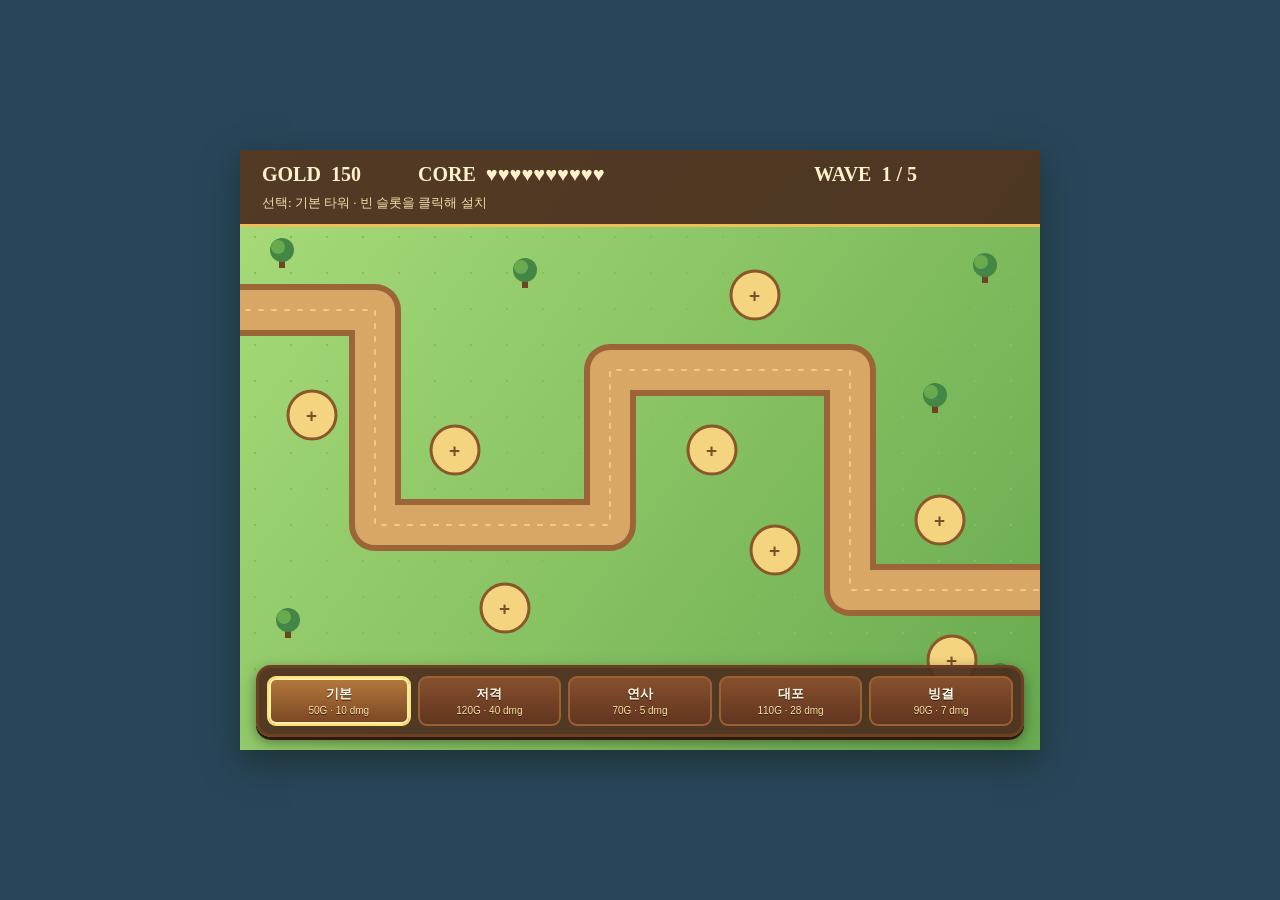
<file: 20260923_towerdefense/index.html>
<!doctype html>
<html lang="ko">
<head>
<meta charset="UTF-8"><meta name="viewport" content="width=device-width,initial-scale=1.0"><title>Neon Bastion</title>
<style>
*{box-sizing:border-box}html,body{width:100%;height:100%;margin:0;min-width:800px;min-height:600px}body{display:grid;place-items:center;overflow:auto;background:#28465a;font-family:"Malgun Gothic",Arial,sans-serif}#gameBox{position:relative;width:800px;height:600px;flex:none;overflow:hidden;background:#8ecb63;box-shadow:0 12px 32px #15211388}canvas{display:block;width:800px;height:600px;cursor:crosshair}#towerBar{position:absolute;z-index:2;left:16px;right:16px;bottom:13px;display:flex;gap:7px;padding:8px;border:3px solid #6f3f22;border-radius:15px;background:#4c2c1de8;box-shadow:0 3px 0 #2f1a12,0 5px 13px #26371c99}.towerButton{flex:1;min-width:0;padding:7px 5px;border:2px solid #9b6034;border-radius:9px;background:linear-gradient(#86502d,#61351f);color:#fff6dd;cursor:pointer;font:12px "Malgun Gothic",Arial;transition:.12s;text-shadow:0 1px #321b10}.towerButton:hover{transform:translateY(-2px);background:linear-gradient(#a86a39,#714025)}.towerButton.selected{border-color:#ffe17a;background:linear-gradient(#b57a3e,#794522);box-shadow:inset 0 0 0 2px #fff1a7}.towerButton b{display:block;color:#fffbe9;font-size:13px}.towerButton small{color:#ffe2a4}#message{position:absolute;z-index:3;inset:0;display:none;place-items:center;text-align:center;background:#172516cc;color:#fff7df}#messageTitle{font-size:38px;font-weight:800;text-shadow:0 3px #55301c}#message p{margin:10px 0 22px;color:#f6deb3;font-size:17px}#restart{border:2px solid #7c4122;border-radius:9px;padding:12px 24px;background:#f1bc52;color:#502916;font:bold 15px "Malgun Gothic";cursor:pointer;box-shadow:0 3px #6a351d}
</style></head>
<body><main id="gameBox"><canvas id="game" width="800" height="600" aria-label="타워 디펜스 게임"></canvas><section id="towerBar" aria-label="설치할 타워 선택"></section><div id="message"><div><div id="messageTitle"></div><p id="messageText"></p><button id="restart">다시 하기</button></div></div></main>
<script>
const canvas=document.querySelector('#game'),ctx=canvas.getContext('2d'),towerBar=document.querySelector('#towerBar'),message=document.querySelector('#message'),messageTitle=document.querySelector('#messageTitle'),messageText=document.querySelector('#messageText');
// 팝업처럼 크기 조절이 허용된 창에서는 게임을 실행할 때 창 크기도 800 × 600으로 맞춥니다.
// 일반 브라우저 탭과 인앱 브라우저는 보안 정책에 따라 이 요청을 무시할 수 있습니다.
window.addEventListener('load',()=>window.resizeTo(800,600));
// 새 타워도 이 목록에 사양을 추가하면 바로 선택 버튼과 게임에 반영됩니다.
const types=[
 {id:'basic',name:'기본',damage:10,range:100,interval:1,price:50,color:'#63d8ff'},
 {id:'sniper',name:'저격',damage:40,range:220,interval:2.5,price:120,color:'#d3a6ff'},
 {id:'rapid',name:'연사',damage:5,range:85,interval:.3,price:70,color:'#83f2af'},
 {id:'cannon',name:'대포',damage:28,range:130,interval:1.8,price:110,splash:46,color:'#ffb56b'},
 {id:'frost',name:'빙결',damage:7,range:115,interval:1.2,price:90,slow:true,color:'#86e6ff'}
];
const path=[{x:-20,y:160},{x:135,y:160},{x:135,y:375},{x:370,y:375},{x:370,y:220},{x:610,y:220},{x:610,y:440},{x:820,y:440}],
// 가장 짧은 사거리(연사 타워 85) 안에 경로가 들어오도록 모든 설치 칸을 배치했습니다.
spots=[{x:72,y:265},{x:215,y:300},{x:265,y:458},{x:472,y:300},{x:515,y:145},{x:700,y:370},{x:535,y:400},{x:712,y:510}];
let gold,health,wave,enemies,towers,selected,over,spawnLeft,spawnTimer,nextWave,lastTime;
function buttons(){types.forEach(type=>{let b=document.createElement('button');b.className='towerButton';b.dataset.id=type.id;b.innerHTML=`<b>${type.name}</b><small>${type.price}G · ${type.damage} dmg</small>`;b.onclick=()=>{selected=type.id;paintButtons()};towerBar.append(b)})}
function paintButtons(){document.querySelectorAll('.towerButton').forEach(b=>b.classList.toggle('selected',b.dataset.id===selected))}
function reset(){gold=150;health=10;wave=0;enemies=[];towers=[];selected='basic';over=false;spawnLeft=0;spawnTimer=0;nextWave=1.2;lastTime=0;message.style.display='none';paintButtons()}
function startWave(){wave++;spawnLeft=5+wave*2;spawnTimer=0}function makeEnemy(){let hp=28+wave*10;enemies.push({x:path[0].x,y:path[0].y,hp,maxHp:hp,speed:42+wave*3,point:1,reward:12+wave*2,slow:0})}
function finish(win){over=true;messageTitle.textContent=win?'VICTORY':'SYSTEM FAILURE';messageText.textContent=win?'다섯 웨이브를 모두 방어했습니다.':'성문 내구도가 모두 소진되었습니다.';message.style.display='grid'}
function enemiesMove(dt){for(let i=enemies.length-1;i>=0;i--){let e=enemies[i],p=path[e.point],dx=p.x-e.x,dy=p.y-e.y,d=Math.hypot(dx,dy),s=e.speed*(e.slow>0?.5:1);e.slow=Math.max(0,e.slow-dt);if(d<=s*dt){e.x=p.x;e.y=p.y;e.point++;if(e.point===path.length){enemies.splice(i,1);if(--health<=0)finish(false)}}else{e.x+=dx/d*s*dt;e.y+=dy/d*s*dt}}}
function hit(target,tower){let t=tower.type;target.hp-=t.damage;if(t.slow)target.slow=1.1;if(t.splash)enemies.forEach(e=>{if(e!==target&&Math.hypot(e.x-target.x,e.y-target.y)<t.splash)e.hp-=t.damage});tower.flash={x:target.x,y:target.y,time:.09}}
function towersFire(dt){towers.forEach(t=>{t.cooldown-=dt;if(t.flash&&(t.flash.time-=dt)<=0)t.flash=null;if(t.cooldown>0)return;let target=null;enemies.forEach(e=>{if(Math.hypot(e.x-t.x,e.y-t.y)<t.type.range&&(!target||e.point>target.point))target=e});if(target){hit(target,t);t.cooldown=t.type.interval}});for(let i=enemies.length-1;i>=0;i--)if(enemies[i].hp<=0){gold+=enemies[i].reward;enemies.splice(i,1)}}
function update(dt){if(over)return;if(spawnLeft===0&&enemies.length===0){nextWave-=dt;if(nextWave<=0){if(wave===5)return finish(true);startWave();nextWave=1.8}}if(spawnLeft>0&&(spawnTimer-=dt)<=0){makeEnemy();spawnLeft--;spawnTimer=1.18}enemiesMove(dt);towersFire(dt)}
function drawPath(){ctx.lineCap='round';ctx.lineJoin='round';ctx.strokeStyle='#9b6538';ctx.lineWidth=52;ctx.beginPath();ctx.moveTo(path[0].x,path[0].y);path.slice(1).forEach(p=>ctx.lineTo(p.x,p.y));ctx.stroke();ctx.strokeStyle='#d9a765';ctx.lineWidth=40;ctx.stroke();ctx.strokeStyle='#f0ca83';ctx.lineWidth=2;ctx.setLineDash([4,9]);ctx.stroke();ctx.setLineDash([])}
function tree(x,y){ctx.fillStyle='#704323';ctx.fillRect(x-3,y,6,13);ctx.fillStyle='#438646';ctx.beginPath();ctx.arc(x,y-5,12,0,7);ctx.fill();ctx.fillStyle='#68aa4d';ctx.beginPath();ctx.arc(x-4,y-8,7,0,7);ctx.fill()}
function draw(){let g=ctx.createLinearGradient(0,0,800,600);g.addColorStop(0,'#a9dc79');g.addColorStop(1,'#68aa4f');ctx.fillStyle=g;ctx.fillRect(0,0,800,600);ctx.fillStyle='#82bf5d';for(let x=14;x<800;x+=36)for(let y=86;y<530;y+=36)ctx.fillRect(x,y,2,2);tree(42,105);tree(285,125);tree(745,120);tree(695,250);tree(48,475);tree(760,530);drawPath();ctx.fillStyle='#4a2a1de8';ctx.fillRect(0,0,800,76);ctx.fillStyle='#f1bd57';ctx.fillRect(0,74,800,3);ctx.font='bold 20px Malgun Gothic';ctx.fillStyle='#fff2cb';ctx.fillText(`GOLD  ${gold}`,22,31);ctx.fillText(`CORE  ${'♥'.repeat(Math.max(0,health))}`,178,31);ctx.fillText(`WAVE  ${wave} / 5`,574,31);ctx.font='13px Malgun Gothic';ctx.fillStyle='#f3dba8';ctx.fillText(`선택: ${types.find(t=>t.id===selected).name} 타워 · 빈 슬롯을 클릭해 설치`,22,57);spots.forEach(s=>{if(towers.some(t=>t.x===s.x&&t.y===s.y))return;ctx.fillStyle='#f4d47e';ctx.beginPath();ctx.arc(s.x,s.y,24,0,7);ctx.fill();ctx.strokeStyle='#8a572b';ctx.lineWidth=3;ctx.stroke();ctx.fillStyle='#79502a';ctx.font='bold 19px Arial';ctx.fillText('+',s.x-6,s.y+7)});towers.forEach(t=>{ctx.fillStyle='#754426';ctx.beginPath();ctx.arc(t.x,t.y,22,0,7);ctx.fill();ctx.strokeStyle='#f6d77a';ctx.lineWidth=3;ctx.beginPath();ctx.arc(t.x,t.y,18,0,7);ctx.stroke();ctx.fillStyle=t.type.color;ctx.beginPath();ctx.arc(t.x,t.y,8,0,7);ctx.fill();if(t.flash){ctx.strokeStyle=t.type.color;ctx.lineWidth=3;ctx.beginPath();ctx.moveTo(t.x,t.y);ctx.lineTo(t.flash.x,t.flash.y);ctx.stroke()}});enemies.forEach(e=>{ctx.fillStyle=e.slow>0?'#bdeeff':'#d55346';ctx.beginPath();ctx.arc(e.x,e.y,12,0,7);ctx.fill();ctx.fillStyle='#542b24';ctx.fillRect(e.x-14,e.y-21,28,4);ctx.fillStyle='#85da58';ctx.fillRect(e.x-14,e.y-21,28*Math.max(0,e.hp)/e.maxHp,4)})}
canvas.onclick=e=>{if(over)return;let r=canvas.getBoundingClientRect(),x=(e.clientX-r.left)*800/r.width,y=(e.clientY-r.top)*600/r.height,s=spots.find(s=>Math.hypot(x-s.x,y-s.y)<27&&!towers.some(t=>t.x===s.x&&t.y===s.y)),type=types.find(t=>t.id===selected);if(s&&gold>=type.price){gold-=type.price;towers.push({x:s.x,y:s.y,type,cooldown:0,flash:null})}};
document.querySelector('#restart').onclick=reset;function loop(now){let dt=Math.min((now-lastTime)/1000||0,.05);lastTime=now;update(dt);draw();requestAnimationFrame(loop)}buttons();reset();requestAnimationFrame(loop);
</script></body></html>
</file>
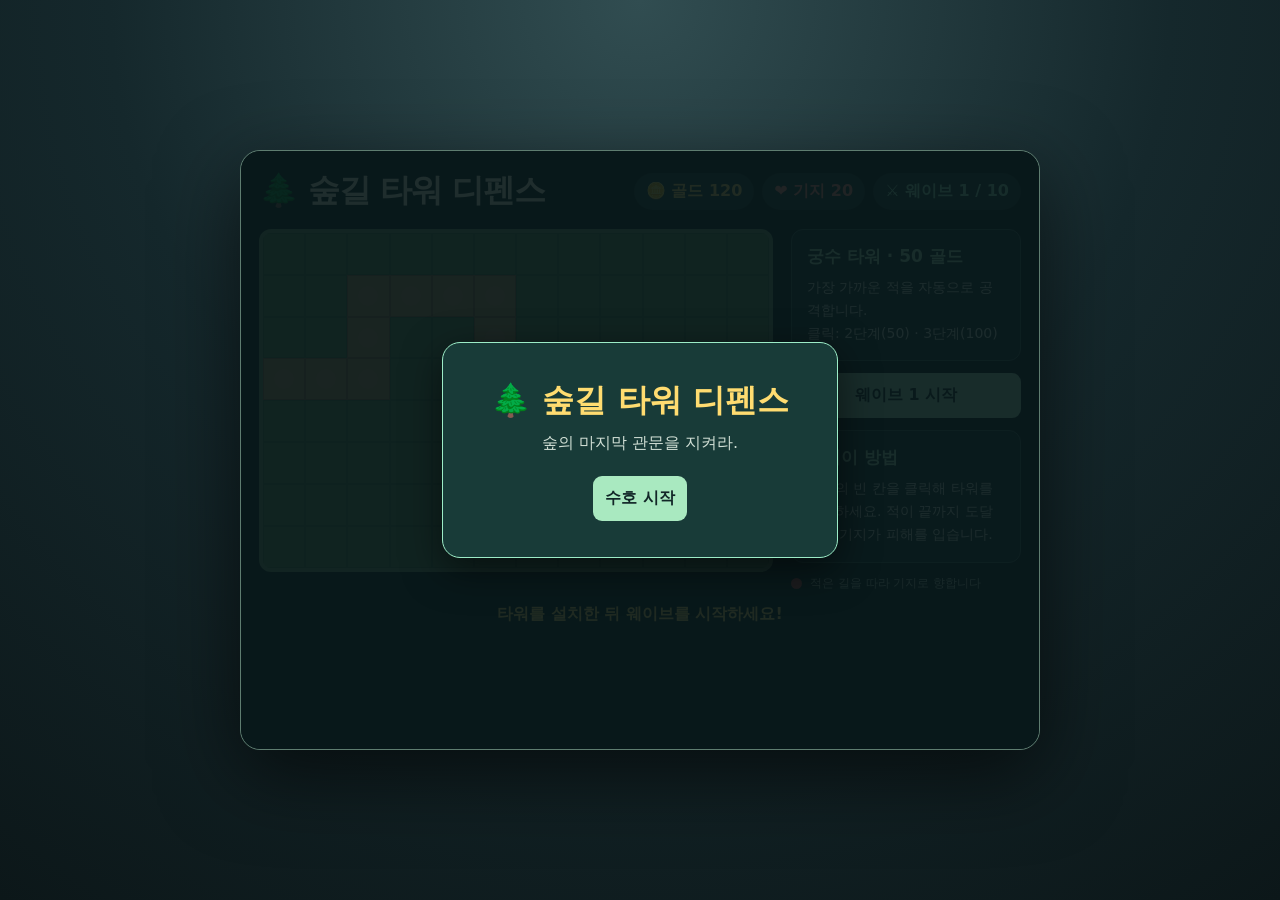
<file: 20260930_towerdefense/index.html>
<!doctype html>
<html lang="ko">
<head>
  <meta charset="UTF-8" />
  <meta name="viewport" content="width=device-width, initial-scale=1.0" />
  <title>숲길 타워 디펜스</title>
  <style>
    :root { color-scheme: dark; }
    * { box-sizing: border-box; }
    body {
      margin: 0; min-height: 100vh; display: grid; place-items: center;
      font-family: "Malgun Gothic", system-ui, sans-serif; color: #f7f3df;
      background: radial-gradient(circle at 50% 0%, #314d51 0%, #15282c 48%, #0c1719 100%);
    }
    .game {
      position: relative; width: 800px; height: 600px; padding: 18px; border: 1px solid #5e7d70; border-radius: 20px;
      background: rgba(10, 27, 29, .9); box-shadow: 0 24px 80px #0009;
    }
    .game.shake { animation: shake .32s linear; }
    @keyframes shake { 0%,100% { transform: translateX(0); } 25% { transform: translateX(-7px); } 75% { transform: translateX(7px); } }
    header { display: flex; justify-content: space-between; align-items: center; gap: 15px; margin-bottom: 16px; }
    h1 { margin: 0; font-size: clamp(22px, 4vw, 32px); letter-spacing: -1px; }
    .stats { display: flex; flex-wrap: wrap; gap: 8px; justify-content: end; }
    .stat { padding: 8px 12px; border-radius: 999px; background: #203b39; font-weight: 700; white-space: nowrap; }
    .gold { color: #ffdc70; } .health { color: #ff8c85; } .wave { color: #9cecc7; }
    .health.damage { color: #ff3f3f; background: #64252a; animation: healthFlash .4s ease-out; }
    @keyframes healthFlash { 50% { transform: scale(1.12); } }
    .layout { display: grid; grid-template-columns: minmax(0, 1fr) 230px; gap: 18px; }
    #board {
      position: relative; display: grid; grid-template-columns: repeat(12, 1fr); aspect-ratio: 12 / 8;
      overflow: hidden; border: 4px solid #6c986e; border-radius: 12px; background: #5b9159;
    }
    .cell { position: relative; border: 1px solid #4a7e4d; cursor: pointer; transition: filter .16s, background .16s; }
    .cell:not(.path):not(.tower):hover { filter: brightness(1.2); background: #75aa62; }
    .path { background: #b99566; border-color: #97754f; cursor: not-allowed; }
    .path::after { content: ""; position: absolute; inset: 25%; border-radius: 50%; background: #cba97b; opacity: .45; }
    .tower { cursor: default; }
    .tower::before {
      content: "▲"; position: absolute; z-index: 1; left: 50%; top: 50%; transform: translate(-50%, -58%);
      color: #e9f5ec; font-size: clamp(16px, 3vw, 28px); text-shadow: 0 2px 0 #1a3b3c;
    }
    .tower::after { content: ""; position: absolute; inset: 28%; border-radius: 50%; background: #254c58; border: 3px solid #8bc5bd; }
    .tower[data-level="2"]::before { content: "▲▲"; font-size: 18px; }
    .tower[data-level="3"]::before { content: "▲▲▲"; font-size: 14px; }
    .enemy {
      position: absolute; z-index: 5; width: 5.5%; aspect-ratio: 1; transform: translate(-50%, -50%);
      border-radius: 50%; border: 2px solid #6a2024; background: radial-gradient(circle at 35% 30%, #ffb071 0 12%, #d24b48 14% 62%, #7f282d 64%);
      box-shadow: 0 3px 5px #0007; transition: left .075s linear, top .075s linear;
    }
    .enemy.boss { background: radial-gradient(circle at 35% 30%, #f3cc99 0 11%, #8e5bcb 13% 62%, #4d2874 64%); border-color: #362052; }
    .enemy .bar { position: absolute; top: -7px; left: -2px; width: calc(100% + 4px); height: 4px; overflow: hidden; border-radius: 5px; background: #3a2525; }
    .enemy .bar > i { display: block; height: 100%; background: #8dff8c; }
    .bullet { position: absolute; z-index: 4; width: 8px; height: 8px; border-radius: 50%; background: #fff0a0; box-shadow: 0 0 8px #ffe881; pointer-events: none; }
    .gold-gain { position: absolute; z-index: 6; color: #ffdf69; font-weight: 900; text-shadow: 0 2px 3px #261c10; pointer-events: none; transform: translate(-50%, -50%); animation: goldGain .8s ease-out forwards; }
    @keyframes goldGain { to { transform: translate(-50%, -35px); opacity: 0; } }
    aside { display: flex; flex-direction: column; gap: 12px; }
    .panel { padding: 15px; border: 1px solid #41655e; border-radius: 12px; background: #183132; }
    .panel h2 { margin: 0 0 8px; font-size: 17px; color: #a9e9c0; }
    .panel p { margin: 0; font-size: 14px; line-height: 1.65; color: #d1dfd5; }
    button { border: 0; border-radius: 9px; padding: 12px; color: #122627; background: #a9e9c0; font: inherit; font-weight: 800; cursor: pointer; transition: transform .15s, filter .15s; }
    button:hover { transform: translateY(-1px); filter: brightness(1.08); }
    button:disabled { cursor: not-allowed; filter: grayscale(1); opacity: .55; transform: none; }
    #message { min-height: 24px; margin: 12px 3px 0; color: #ffdc70; font-weight: 700; text-align: center; }
    .legend { display: flex; gap: 8px; align-items: center; margin-top: auto; font-size: 12px; color: #abc0b0; }
    .dot { width: 11px; height: 11px; display: inline-block; border-radius: 50%; background: #d24b48; }
    .screen {
      position: absolute; inset: 0; z-index: 10; display: none; place-items: center; text-align: center;
      background: rgba(8, 24, 26, .9); border-radius: 20px;
    }
    .screen.show { display: grid; }
    .screen .card { padding: 36px 48px; border: 1px solid #9cecc7; border-radius: 18px; background: #183b38; box-shadow: 0 12px 38px #0008; }
    .screen h2 { margin: 0 0 10px; font-size: 32px; color: #ffdc70; }
    .screen p { margin: 0 0 22px; color: #d1dfd5; }
    .stars { margin: -10px 0 20px; color: #ffdc70; font-size: 28px; letter-spacing: 3px; }
  </style>
</head>
<body>
  <main class="game">
    <header>
      <h1>🌲 숲길 타워 디펜스</h1>
      <div class="stats">
        <span class="stat gold">🪙 골드 <b id="gold">120</b></span>
        <span class="stat health">❤ 기지 <b id="health">20</b></span>
        <span class="stat wave">⚔ <b id="wave">웨이브 1 / 10</b></span>
      </div>
    </header>
    <section class="layout">
      <div id="board" aria-label="게임 보드"></div>
      <aside>
        <div class="panel"><h2>궁수 타워 · 50 골드</h2><p>가장 가까운 적을 자동으로 공격합니다.<br>클릭: 2단계(50) · 3단계(100)</p></div>
        <button id="startBtn">웨이브 1 시작</button>
        <div class="panel"><h2>플레이 방법</h2><p>잔디의 빈 칸을 클릭해 타워를 설치하세요. 적이 끝까지 도달하면 기지가 피해를 입습니다.</p></div>
        <div class="legend"><span class="dot"></span> 적은 길을 따라 기지로 향합니다</div>
      </aside>
    </section>
    <div id="message">타워를 설치한 뒤 웨이브를 시작하세요!</div>
    <section id="startScreen" class="screen show">
      <div class="card"><h2>🌲 숲길 타워 디펜스</h2><p>숲의 마지막 관문을 지켜라.</p><button id="beginBtn">수호 시작</button></div>
    </section>
    <section id="endScreen" class="screen" aria-live="polite">
      <div class="card"><h2 id="endTitle"></h2><p id="endCopy"></p><div id="stars" class="stars"></div><button id="restartBtn">새 게임 시작</button></div>
    </section>
  </main>
  <script>
    const COLS = 12, ROWS = 8, MAX_WAVE = 10, TOWER_COST = 50, TOWER_RANGE = 2.25;
    const TOWER_DAMAGE = [0, 12, 24, 42], UPGRADE_COST = [0, 50, 100], WAVE_BONUS = 20;
    const path = [[0,3],[1,3],[2,3],[2,2],[2,1],[3,1],[4,1],[5,1],[5,2],[5,3],[6,3],[7,3],[8,3],[8,4],[8,5],[9,5],[10,5],[11,5]];
    const pathSet = new Set(path.map(([x,y]) => `${x},${y}`));
    const board = document.querySelector('#board'), goldEl = document.querySelector('#gold'), healthEl = document.querySelector('#health'), waveEl = document.querySelector('#wave'), startBtn = document.querySelector('#startBtn'), message = document.querySelector('#message'), startScreen = document.querySelector('#startScreen'), endScreen = document.querySelector('#endScreen'), beginBtn = document.querySelector('#beginBtn'), restartBtn = document.querySelector('#restartBtn'), endTitle = document.querySelector('#endTitle'), endCopy = document.querySelector('#endCopy'), stars = document.querySelector('#stars'), game = document.querySelector('.game'), healthBox = healthEl.closest('.health');
    let gold = 120, health = 20, wave = 1, running = false, towers = [], enemies = [], bullets = [], spawnTimer, lastTime = 0;

    for (let y = 0; y < ROWS; y++) for (let x = 0; x < COLS; x++) {
      const cell = document.createElement('div'); cell.className = 'cell' + (pathSet.has(`${x},${y}`) ? ' path' : ''); cell.dataset.x = x; cell.dataset.y = y;
      cell.addEventListener('click', () => placeTower(x, y, cell));
      cell.addEventListener('contextmenu', event => { event.preventDefault(); sellTower(x, y, cell); });
      board.append(cell);
    }
    function updateStats() { goldEl.textContent = gold; healthEl.textContent = health; waveEl.textContent = `웨이브 ${wave} / ${MAX_WAVE}`; }
    function placeTower(x, y, cell) {
      if (cell.classList.contains('tower')) { upgradeTower(x, y, cell); return; }
      if (running || cell.classList.contains('path')) return;
      if (gold < TOWER_COST) { message.textContent = '골드가 부족합니다'; return; }
      gold -= TOWER_COST; towers.push({ x, y, level: 1, damage: TOWER_DAMAGE[1], cooldown: 0 }); cell.classList.add('tower'); cell.dataset.level = 1; updateStats(); message.textContent = '궁수 타워를 설치했습니다.';
    }
    function upgradeTower(x, y, cell) {
      const tower = towers.find(item => item.x === x && item.y === y);
      if (!tower) return;
      if (tower.level === 3) { message.textContent = '이미 최고 단계 타워입니다.'; return; }
      const cost = UPGRADE_COST[tower.level];
      if (gold < cost) { message.textContent = '골드가 부족합니다'; return; }
      gold -= cost; tower.level++; tower.damage = TOWER_DAMAGE[tower.level]; cell.dataset.level = tower.level;
      updateStats(); message.textContent = `타워를 ${tower.level}단계로 업그레이드했습니다.`;
    }
    function sellTower(x, y, cell) {
      const towerIndex = towers.findIndex(tower => tower.x === x && tower.y === y);
      if (towerIndex === -1) return;
      towers.splice(towerIndex, 1); cell.classList.remove('tower'); gold += TOWER_COST / 2;
      updateStats(); message.textContent = '타워를 판매해 25골드를 얻었습니다.';
    }
    function spawnEnemy(index, total) {
      const boss = index === total - 1 && (wave === 5 || wave === 10);
      const maxHp = boss ? 550 + wave * 100 : 45 + wave * 12;
      const el = document.createElement('div'); el.className = 'enemy' + (boss ? ' boss' : ''); el.innerHTML = '<span class="bar"><i></i></span>'; board.append(el);
      enemies.push({ el, hp: maxHp, maxHp, progress: 0, speed: boss ? .52 : .75 + wave * .035, reward: boss ? 45 : 12 + wave * 2, boss });
    }
    function startWave() {
      if (running || health <= 0) return;
      running = true; startBtn.disabled = true; const count = 5 + wave * 2, gap = Math.max(340, 700 - wave * 20); let spawned = 0;
      message.textContent = `웨이브 ${wave}: 적 ${count}마리가 접근합니다!`;
      spawnTimer = setInterval(() => { spawnEnemy(spawned, count); if (++spawned >= count) { clearInterval(spawnTimer); spawnTimer = null; } }, gap);
      spawnEnemy(spawned++, count);
    }
    function cellPosition(x, y) { return { x: (x + .5) / COLS * 100, y: (y + .5) / ROWS * 100 }; }
    function shoot(tower, target) {
      const origin = cellPosition(tower.x, tower.y), el = document.createElement('i'); el.className = 'bullet'; board.append(el);
      bullets.push({ el, x: origin.x, y: origin.y, target, damage: tower.damage });
    }
    function endGame(win) {
      running = false; clearInterval(spawnTimer); spawnTimer = null; startBtn.disabled = false;
      if (win) { gold += WAVE_BONUS + wave * 5; updateStats(); }
      if (win && wave === MAX_WAVE) { startBtn.disabled = true; showEndScreen(true); }
      else if (win) { wave++; updateStats(); startBtn.textContent = `웨이브 ${wave} 시작`; message.textContent = `웨이브를 막았습니다! 보너스 골드를 받았습니다.`; }
      else { startBtn.disabled = true; showEndScreen(false); }
    }
    function showEndScreen(won) {
      const starCount = health >= 14 ? 3 : health >= 7 ? 2 : 1;
      endTitle.textContent = won ? '🏆 승리!' : '💀 패배';
      endCopy.textContent = won ? '숲의 관문은 지켜졌습니다.' : '기지가 무너져 숲길이 어둠에 잠겼습니다.';
      stars.textContent = '★'.repeat(starCount) + '☆'.repeat(3 - starCount); endScreen.classList.add('show');
    }
    function showGoldGain(x, y, amount) {
      const popup = document.createElement('span'); popup.className = 'gold-gain'; popup.textContent = `+${amount}`; popup.style.left = x + '%'; popup.style.top = y + '%'; board.append(popup);
      popup.addEventListener('animationend', () => popup.remove());
    }
    function damageBase(amount) {
      health = Math.max(0, health - amount); updateStats(); game.classList.remove('shake'); healthBox.classList.remove('damage');
      requestAnimationFrame(() => { game.classList.add('shake'); healthBox.classList.add('damage'); });
      setTimeout(() => { game.classList.remove('shake'); healthBox.classList.remove('damage'); }, 400);
    }
    function resetGame() { location.reload(); }
    function loop(time) {
      const dt = Math.min((time - lastTime) / 1000, .05); lastTime = time;
      enemies.slice().forEach(enemy => {
        enemy.progress += enemy.speed * dt; const segment = Math.floor(enemy.progress), fraction = enemy.progress - segment;
        if (segment >= path.length - 1) { enemy.el.remove(); enemies.splice(enemies.indexOf(enemy), 1); damageBase(enemy.boss ? 4 : 1); if (health <= 0 && running) endGame(false); return; }
        const a = path[segment], b = path[segment + 1], pos = cellPosition(a[0] + (b[0] - a[0]) * fraction, a[1] + (b[1] - a[1]) * fraction);
        enemy.x = pos.x; enemy.y = pos.y; enemy.el.style.left = pos.x + '%'; enemy.el.style.top = pos.y + '%'; enemy.el.querySelector('i').style.width = Math.max(0, enemy.hp / enemy.maxHp * 100) + '%';
      });
      if (running) towers.forEach(tower => {
        tower.cooldown -= dt; if (tower.cooldown > 0) return;
        const origin = cellPosition(tower.x, tower.y); const targets = enemies.filter(e => Math.hypot(e.x - origin.x, e.y - origin.y) < TOWER_RANGE / COLS * 100 * 1.45);
        if (targets.length) { targets.sort((a,b) => b.progress - a.progress); shoot(tower, targets[0]); tower.cooldown = .65; }
      });
      bullets.slice().forEach(bullet => {
        if (!enemies.includes(bullet.target)) { bullet.el.remove(); bullets.splice(bullets.indexOf(bullet), 1); return; }
        bullet.x += (bullet.target.x - bullet.x) * Math.min(1, dt * 13); bullet.y += (bullet.target.y - bullet.y) * Math.min(1, dt * 13);
        bullet.el.style.left = bullet.x + '%'; bullet.el.style.top = bullet.y + '%';
        if (Math.hypot(bullet.target.x - bullet.x, bullet.target.y - bullet.y) < 1.2) {
          bullet.target.hp -= bullet.damage; bullet.el.remove(); bullets.splice(bullets.indexOf(bullet), 1);
          if (bullet.target.hp <= 0) { const e = bullet.target; showGoldGain(e.x, e.y, e.reward); e.el.remove(); enemies.splice(enemies.indexOf(e), 1); gold += e.reward; updateStats(); }
        }
      });
      if (running && !spawnTimer && enemies.length === 0) endGame(true);
      requestAnimationFrame(loop);
    }
    beginBtn.addEventListener('click', () => startScreen.classList.remove('show'));
    startBtn.addEventListener('click', startWave); restartBtn.addEventListener('click', resetGame); updateStats(); requestAnimationFrame(loop);
  </script>
</body>
</html>
</file>
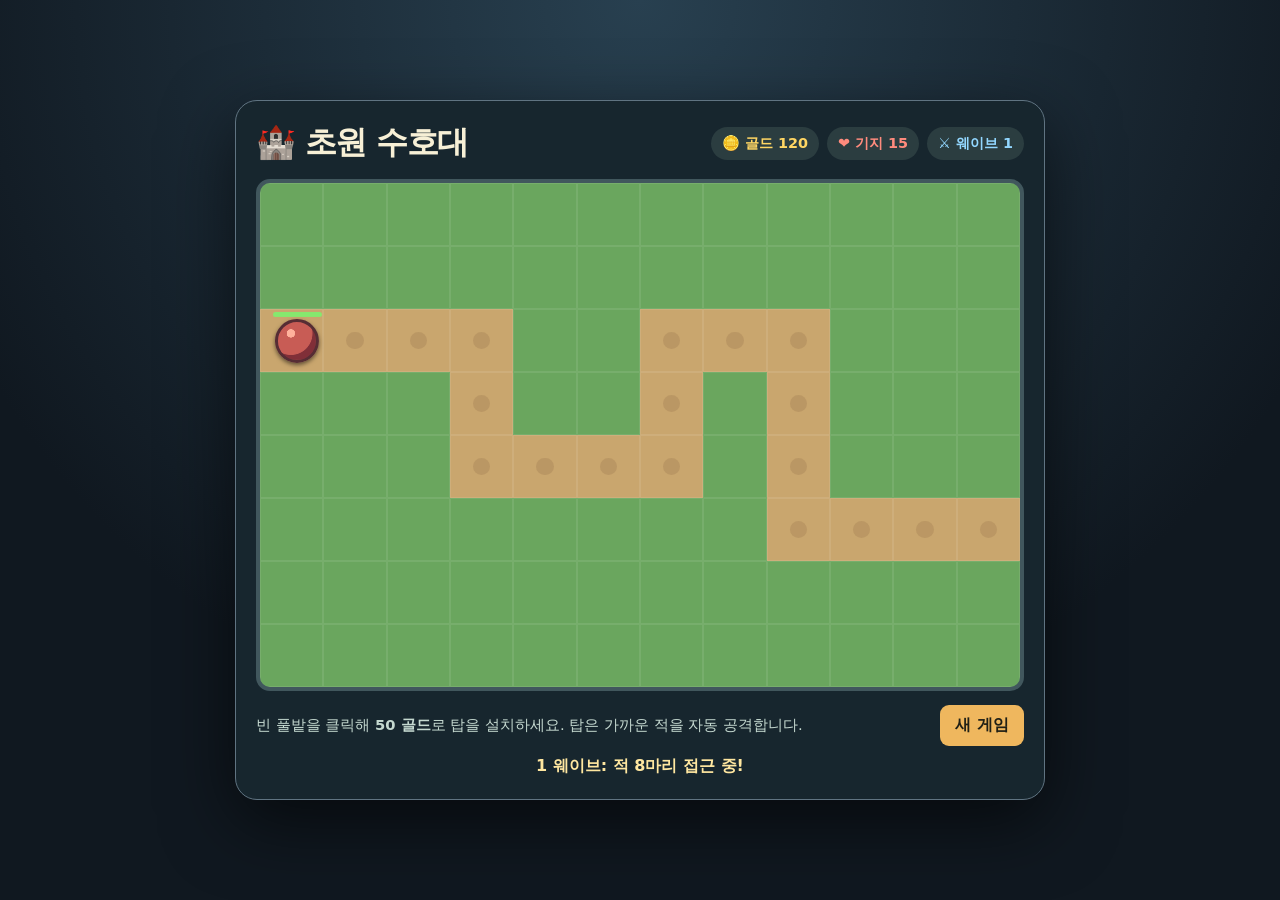
<file: 20260930_harness/index-A.html>
<!doctype html>
<html lang="ko">
<head>
  <meta charset="utf-8">
  <meta name="viewport" content="width=device-width, initial-scale=1">
  <title>초원 수호대</title>
  <style>
    :root { color-scheme: dark; }
    * { box-sizing: border-box; }
    body { margin: 0; min-height: 100vh; display: grid; place-items: center; background: radial-gradient(circle at top, #284050, #101820 68%); color: #f7f0d6; font-family: system-ui, -apple-system, "Malgun Gothic", sans-serif; }
    .game { width: min(94vw, 810px); padding: 20px; border: 1px solid #607482; border-radius: 22px; background: #17262e; box-shadow: 0 22px 70px #0009; }
    header { display: flex; align-items: center; justify-content: space-between; gap: 14px; margin-bottom: 14px; }
    h1 { margin: 0; font-size: clamp(1.3rem, 4vw, 2rem); letter-spacing: -.04em; }
    .stats { display: flex; flex-wrap: wrap; gap: 8px; justify-content: flex-end; }
    .stat { padding: 7px 11px; border-radius: 99px; background: #2b3d40; font-weight: 700; font-size: .9rem; white-space: nowrap; }
    .gold { color: #ffd663; } .hp { color: #ff8b7d; } .wave { color: #92d7ff; }
    #board { position: relative; display: grid; grid-template-columns: repeat(12, 1fr); aspect-ratio: 12 / 8; overflow: hidden; border: 4px solid #41575d; border-radius: 14px; background: #6aa65e; user-select: none; }
    .cell { position: relative; border: 1px solid #ffffff16; cursor: pointer; }
    .cell:not(.path):not(.occupied):hover { background: #d8ee8b55; }
    .cell.path { background: #c9a66e; cursor: default; }
    .cell.path::after { content: ""; position: absolute; inset: 36%; border-radius: 50%; background: #a98658; opacity: .45; }
    .tower { position: absolute; z-index: 2; width: 74%; aspect-ratio: 1; left: 13%; top: 13%; border: 3px solid #69421e; border-radius: 8px 8px 42% 42%; background: linear-gradient(130deg, #ead7a0, #a36b39); box-shadow: inset 0 0 0 3px #fff3; pointer-events: none; }
    .tower::after { content: ""; position: absolute; width: 90%; height: 15%; right: -56%; top: 35%; transform-origin: left center; background: #5b422e; border-radius: 4px; }
    .enemy { position: absolute; z-index: 4; width: 5.8%; aspect-ratio: 1; transform: translate(-50%, -50%); border: 3px solid #562d34; border-radius: 50%; background: radial-gradient(circle at 34% 30%, #ffb19c 0 11%, #c85c55 12% 58%, #802f38 60%); box-shadow: 0 2px 4px #0008; pointer-events: none; transition: left .08s linear, top .08s linear; }
    .enemy strong { position: absolute; left: -15%; top: -10px; width: 130%; height: 5px; border-radius: 3px; background: #421e27; overflow: hidden; }
    .enemy strong::after { content: ""; display: block; width: var(--health); height: 100%; background: #86e86e; }
    .projectile { position: absolute; z-index: 5; width: 9px; height: 9px; margin: -4px; border-radius: 50%; background: #fff0a2; box-shadow: 0 0 9px #fff176; pointer-events: none; }
    .controls { display: flex; align-items: center; justify-content: space-between; gap: 10px; margin-top: 14px; }
    .hint { margin: 0; color: #c5d9d0; font-size: .92rem; }
    button { border: 0; border-radius: 9px; padding: 10px 15px; background: #efb75e; color: #202016; font: inherit; font-weight: 800; cursor: pointer; } button:hover { filter: brightness(1.1); }
    .notice { min-height: 1.4em; margin: 10px 0 0; text-align: center; color: #ffe7a0; font-weight: 700; }
    .overlay { position: absolute; z-index: 10; inset: 0; display: none; place-items: center; background: #0d1720dd; text-align: center; } .overlay.show { display: grid; }
    .overlay h2 { margin: 0 0 9px; font-size: 2.1rem; } .overlay p { margin: 0 0 17px; color: #d3e0da; }
    @media (max-width: 560px) { .game { padding: 12px; border-radius: 14px; } header { align-items: flex-start; flex-direction: column; } .stats { justify-content: flex-start; } .controls { align-items: flex-start; flex-direction: column; } }
  </style>
</head>
<body>
  <main class="game">
    <header>
      <h1>🏰 초원 수호대</h1>
      <div class="stats"><span class="stat gold">🪙 골드 <b id="gold">120</b></span><span class="stat hp">❤ 기지 <b id="baseHp">15</b></span><span class="stat wave">⚔ 웨이브 <b id="wave">1</b></span></div>
    </header>
    <section id="board" aria-label="게임 보드"></section>
    <div class="controls"><p class="hint">빈 풀밭을 클릭해 <b>50 골드</b>로 탑을 설치하세요. 탑은 가까운 적을 자동 공격합니다.</p><button id="restart">새 게임</button></div>
    <p class="notice" id="notice"></p>
  </main>
  <script>
    (() => {
      const COLS = 12, ROWS = 8, COST = 50;
      const route = [[0,2],[1,2],[2,2],[3,2],[3,3],[3,4],[4,4],[5,4],[6,4],[6,3],[6,2],[7,2],[8,2],[8,3],[8,4],[8,5],[9,5],[10,5],[11,5]];
      const board = document.querySelector('#board'), goldEl = document.querySelector('#gold'), hpEl = document.querySelector('#baseHp'), waveEl = document.querySelector('#wave'), notice = document.querySelector('#notice');
      let gold, baseHp, wave, towers, enemies, running, spawnTimer, lastFrame, nextWaveAt, hasStartedWave;
      const key = ([x,y]) => `${x},${y}`;
      const routeSet = new Set(route.map(key));
      function reset() {
        gold = 120; baseHp = 15; wave = 1; towers = []; enemies = []; running = true; spawnTimer = 0; nextWaveAt = 0; hasStartedWave = false; lastFrame = performance.now();
        board.replaceChildren();
        for (let y=0; y<ROWS; y++) for (let x=0; x<COLS; x++) {
          const cell = document.createElement('div'); cell.className = `cell${routeSet.has(`${x},${y}`) ? ' path' : ''}`; cell.dataset.x=x; cell.dataset.y=y;
          cell.addEventListener('click', () => build(x,y,cell)); board.append(cell);
        }
        const overlay = document.createElement('div'); overlay.className='overlay'; overlay.id='overlay'; board.append(overlay);
        updateUi(); say('첫 웨이브가 시작됩니다!'); requestAnimationFrame(loop);
      }
      function build(x,y,cell) {
        if (!running || routeSet.has(`${x},${y}`) || towers.some(t=>t.x===x&&t.y===y)) return;
        if (gold < COST) return say('골드가 부족합니다! 적을 처치해 골드를 모으세요.');
        gold -= COST; const tower = {x,y,cooldown:0, cell}; towers.push(tower); cell.classList.add('occupied');
        const icon=document.createElement('i'); icon.className='tower'; cell.append(icon); updateUi(); say('탑을 설치했습니다.');
      }
      function spawnWave() {
        const count = 6 + wave * 2, hp = 32 + wave * 14;
        for(let i=0;i<count;i++) setTimeout(() => { if(running) spawnEnemy(hp); }, i*650);
        say(`${wave} 웨이브: 적 ${count}마리 접근 중!`); spawnTimer = count*650 + 1200;
      }
      function spawnEnemy(hp) {
        const el=document.createElement('div'); el.className='enemy'; el.innerHTML='<strong></strong>'; board.append(el);
        enemies.push({progress:0, hp, maxHp:hp, speed:.72 + wave*.035, el, dead:false});
      }
      function posAt(progress) {
        const i=Math.min(route.length-1, Math.floor(progress)), a=route[i], b=route[Math.min(route.length-1,i+1)], f=progress-i;
        return {x:a[0]+(b[0]-a[0])*f+.5, y:a[1]+(b[1]-a[1])*f+.5};
      }
      function shoot(tower, enemy) {
        const from={x:tower.x+.5,y:tower.y+.5}, to=posAt(enemy.progress), shot=document.createElement('i'); shot.className='projectile';
        const set=(p)=>{shot.style.left=`${p.x/COLS*100}%`;shot.style.top=`${p.y/ROWS*100}%`}; set(from); board.append(shot);
        requestAnimationFrame(()=>{ set(to); shot.style.transition='left .15s linear, top .15s linear'; }); setTimeout(()=>shot.remove(),180);
        enemy.hp-=18; if(enemy.hp<=0){ enemy.dead=true; enemy.el.remove(); gold+=12; say('+12 골드!'); updateUi(); }
      }
      function loop(now) {
        if(!running) return; const dt=Math.min(.05,(now-lastFrame)/1000); lastFrame=now;
        if (spawnTimer<=0 && enemies.length===0) { if(nextWaveAt===0) nextWaveAt=now+900; if(now>=nextWaveAt){ if(hasStartedWave) wave++; hasStartedWave=true; updateUi(); spawnWave(); nextWaveAt=0; } } else spawnTimer-=dt*1000;
        enemies.forEach(e=>{ e.progress+=e.speed*dt; if(e.progress>=route.length-1){ e.dead=true; e.el.remove(); baseHp-=1; say('적이 기지에 도달했습니다!'); updateUi(); } else { const p=posAt(e.progress); e.el.style.left=`${p.x/COLS*100}%`; e.el.style.top=`${p.y/ROWS*100}%`; e.el.querySelector('strong').style.setProperty('--health',`${Math.max(0,e.hp/e.maxHp*100)}%`); } });
        enemies=enemies.filter(e=>!e.dead);
        towers.forEach(t=>{ t.cooldown-=dt; if(t.cooldown<=0){ const target=enemies.map(e=>({e,p:posAt(e.progress)})).filter(o=>Math.hypot(o.p.x-(t.x+.5),o.p.y-(t.y+.5))<2.75).sort((a,b)=>b.e.progress-a.e.progress)[0]; if(target){ shoot(t,target.e); t.cooldown=.58; } } });
        if(baseHp<=0) endGame(); else requestAnimationFrame(loop);
      }
      function updateUi(){ goldEl.textContent=gold; hpEl.textContent=Math.max(0,baseHp); waveEl.textContent=wave; }
      function say(text){ notice.textContent=text; }
      function endGame(){ running=false; const overlay=document.querySelector('#overlay'); overlay.classList.add('show'); overlay.innerHTML=`<div><h2>게임 오버</h2><p>${wave} 웨이브에서 기지가 함락되었습니다.</p><button onclick="location.reload()">다시 도전</button></div>`; }
      document.querySelector('#restart').addEventListener('click',reset);
      reset();
    })();
  </script>
</body>
</html>
</file>
